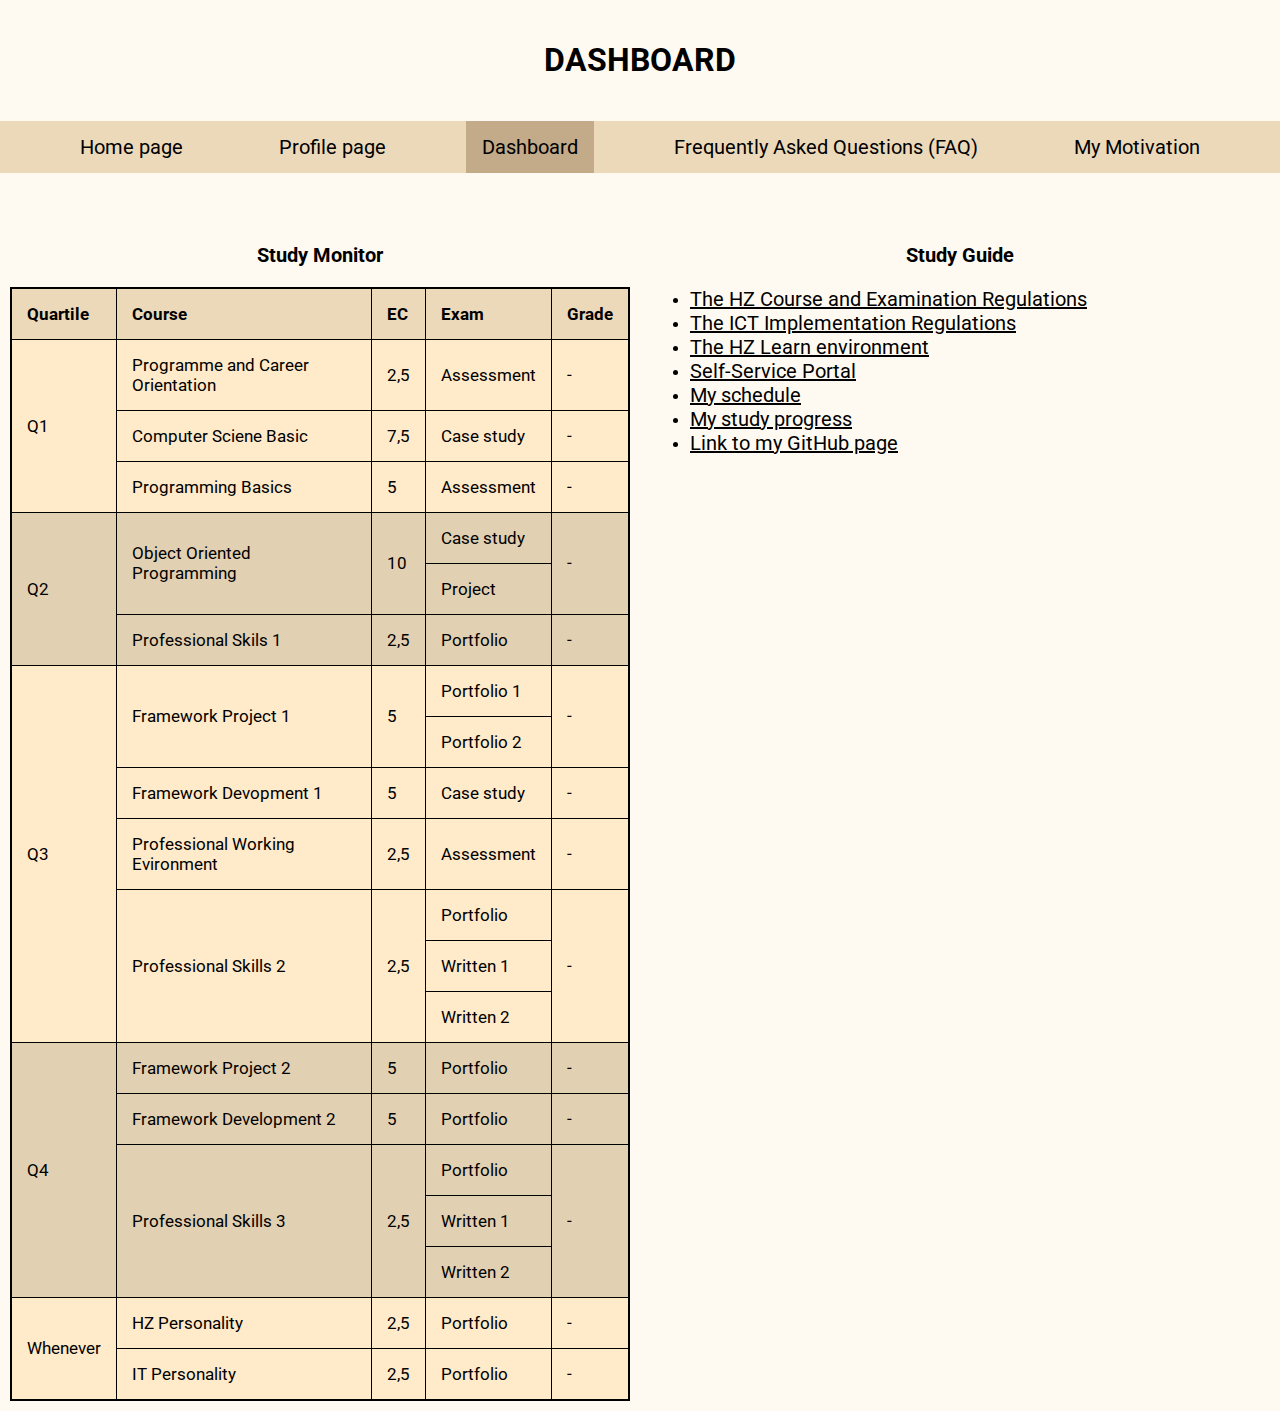
<file: dashboard.html>
<!DOCTYPE html>
    <html>
        <head>
            <title>Dashboard</title>
            <link href="https://fonts.googleapis.com/css2?family=Roboto:wght@500&display=swap" rel="stylesheet">
            <link rel="stylesheet" type="text/css" href="stylesheet.css">
            <link rel="icon" type="image/png" href="images/favicon.png">
            <style>
            .column {
                flex: 50%;
                padding: 10px;
            }
            .row {
                display: flex;
            }
            .link {
                font-size: 20px;
                color: black;
            }
            .link:hover {
                color: lightblue;
            }
             table, th, td {
                border: 1px solid black;
                border-collapse: collapse;
            }
            th, td {
                padding: 15px;
                text-align: left;
            }
            table {
                border-spacing: 5px;
                padding-left: 40px;
                padding-right: 40px;
                font-size: 17px;
                border: 2px solid black;   
            }
            </style>
        </head>
        <body>
            <h1 class="header">Dashboard</h1> 
            <ul class="navbar"> 
                <li><a href="index.html">Home page</a></li>
                <li><a href="profile.html">Profile page</a></li>
                <li><a class="active" href="dashboard.html">Dashboard</a></li>
                <li><a href="faq.html">Frequently Asked Questions (FAQ)</a></li>
                <li><a href="motivation.html">My Motivation</a></li>
            </ul>
            <div class="row">
                <div class="column">
                    <h3 style="text-align: center; font-size: 20px;">Study Monitor</h3>
                    <table style="width:100%;">
                        <tr style="background-color: #ecd9ba;">
                            <th>Quartile</th>
                            <th>Course</th>
                            <th>EC</th>
                            <th>Exam</th>
                            <th>Grade</th>
                        </tr>
                        <tr style="background-color: #ffeac9;">
                            <td rowspan="3">Q1</td>
                            <td>Programme and Career Orientation</td>
                            <td>2,5</td>
                            <td>Assessment</td>
                            <td>-</td>
                        </tr>
                        <tr style="background-color: #ffeac9;">
                            <td>Computer Sciene Basic</td>
                            <td>7,5</td>
                            <td>Case study</td>
                            <td>-</td>
                        </tr>
                        <tr style="background-color: #ffeac9;">
                            <td>Programming Basics</td>
                            <td>5</td>
                            <td>Assessment</td>
                            <td>-</td>
                        </tr>
                        <tr style="background-color: #e2d0b2;">
                            <td rowspan="3">Q2</td>
                            <td rowspan="2">Object Oriented Programming</td>
                            <td rowspan="2">10</td>
                            <td>Case study</td>
                            <td rowspan="2">-</td>
                        </tr>
                        <tr style="background-color: #e2d0b2;">
                            <td>Project</td>
                        </tr>
                        <tr style="background-color: #e2d0b2;">
                            <td>Professional Skils 1</td>
                            <td>2,5</td>
                            <td>Portfolio</td>
                            <td>-</td>
                        </tr> 
                        <tr style="background-color: #ffeac9;">
                            <td rowspan="7">Q3</td>
                            <td rowspan="2">Framework Project 1</td>
                            <td rowspan="2">5</td>
                            <td>Portfolio 1</td>
                            <td rowspan="2">-</td>
                        </tr>
                        <tr style="background-color: #ffeac9;">
                            <td>Portfolio 2</td>
                        </tr>
                        <tr style="background-color: #ffeac9;">
                            <td>Framework Devopment 1</td>
                            <td>5</td>
                            <td>Case study</td>
                            <td>-</td>
                        </tr>
                        <tr style="background-color: #ffeac9;">
                            <td>Professional Working Evironment</td>
                            <td>2,5</td>
                            <td>Assessment</td>
                            <td>-</td>
                        </tr>
                        <tr style="background-color: #ffeac9;">
                            <td rowspan="3">Professional Skills 2</td>
                            <td rowspan="3">2,5</td>
                            <td>Portfolio</td>
                            <td rowspan="3">-</td>
                        </tr>
                        <tr style="background-color: #ffeac9;">
                            <td>Written 1</td>
                        </tr>
                        <tr style="background-color: #ffeac9;">
                            <td>Written 2</td>
                        </tr>
                        <tr style="background-color: #e2d0b2;">
                            <td rowspan="5">Q4</td>
                            <td>Framework Project 2</td>
                            <td>5</td>
                            <td>Portfolio</td>
                            <td>-</td>
                        </tr>
                        <tr style="background-color: #e2d0b2;">
                            <td>Framework Development 2</td>
                            <td>5</td>
                            <td>Portfolio</td>
                            <td>-</td>
                        </tr>
                        <tr style="background-color: #e2d0b2;">
                            <td rowspan="3">Professional Skills 3</td>
                            <td rowspan="3">2,5</td>
                            <td>Portfolio</td>
                            <td rowspan="3">-</td>
                        </tr>
                        <tr style="background-color: #e2d0b2;">
                            <td>Written 1</td>
                        </tr>
                        <tr style="background-color: #e2d0b2;">
                            <td>Written 2</td>
                        </tr>
                        <tr style="background-color: #ffeac9;">
                          <td rowspan="2">Whenever</td>
                          <td>HZ Personality</td>
                          <td>2,5</td>
                          <td>Portfolio</td>
                          <td>-</td>
                        </tr>
                        <tr style="background-color: #ffeac9;">
                            <td>IT Personality</td>
                            <td>2,5</td>
                            <td>Portfolio</td>
                            <td>-</td>
                        </tr>
                    </table>
                </div>
                <div class="column">
                    <h3 style="text-align: center; font-size: 20px;">Study Guide</h3>
                    <ul>
                        <li><a class="link" href="https://hz.nl/uploads/documents/Regelingen/EN/OER-HZ-2019-2020werkdocv2018-05-17DEF_ENGELS-AC-29112019.pdf" target="_blank">The HZ Course and Examination Regulations</a></li>
                        <li><a class="link" href="https://hz.nl/uploads/documents/Regelingen/OERS/2019-2020/2020-2021-ICT-Implementation-Regulations-CER-HZ-DEF1.0.pdf" target="_blank">The ICT Implementation Regulations</a></li>
                        <li><a class="link" href="https://learn.hz.nl/my/" target="_blank">The HZ Learn environment</a></li>
                        <li><a class="link" href="https://topdesk.hz.nl/tas/public/ssp/" target="_blank">Self-Service Portal</a></li>
                        <li><a class="link" href="https://apps.hz.nl/rooster/" target="_blank">My schedule</a></li>
                        <li><a class="link" href="https://apps.hz.nl/angular/studievoortgang/studiestatus" target="_blank">My study progress</a></li>
                        <li><a class="link" href="https://github.com/sgeissler96/sgeissler-repo" target="_blank">Link to my GitHub page</a></li>
                    </ul>
                </div>
            </div>
        </body>
    </html>
</file>
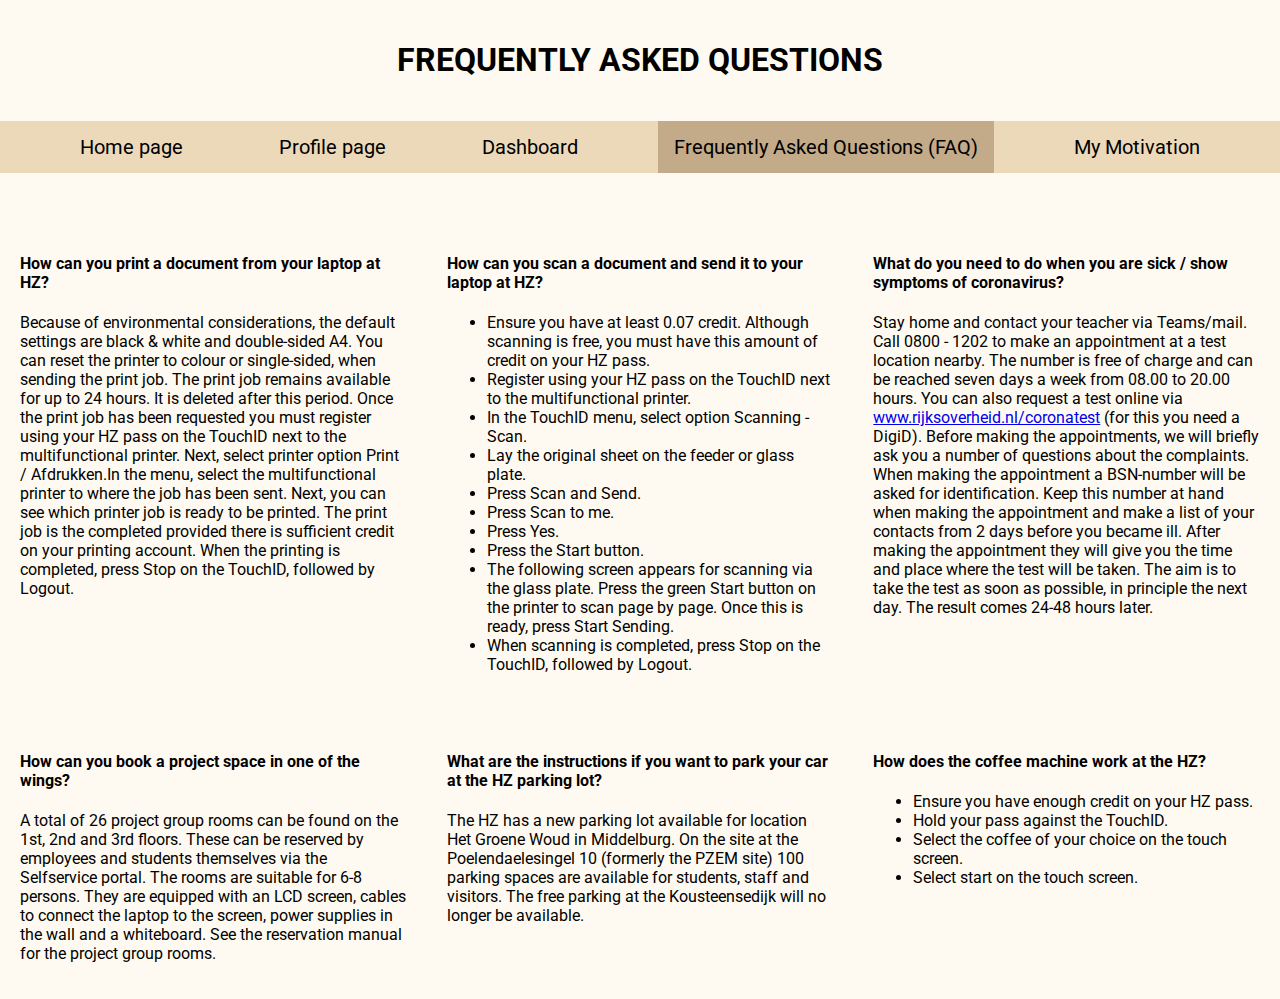
<file: faq.html>
<!DOCTYPE html>
    <html>
        <head>
            <title>FAQ</title>
            <link href="https://fonts.googleapis.com/css2?family=Roboto:wght@500&display=swap" rel="stylesheet">
            <link rel="stylesheet" type="text/css" href="stylesheet.css">
            <link rel="icon" type="image/png" href="images/favicon.png">
            <style>
            * {
                font-family:'Roboto', sans-serif;
            }
            .row {
                display: flex;
            }
            .column {
                flex: 33%;
                padding: 20px;
                overflow: hidden;
                
            }        
            </style>
            </head>
        <body>
            <h1 class="header">Frequently Asked Questions</h1>
            <ul class="navbar"> 
                <li><a href="index.html">Home page</a></li>
                <li><a href="profile.html">Profile page</a></li>
                <li><a href="dashboard.html">Dashboard</a></li>
                <li><a class="active" href="faq.html">Frequently Asked Questions (FAQ)</a></li>
                <li><a href="motivation.html">My Motivation</a></li>
            </ul> 
            <div class="row">
                <div class="column">
                    <h4>How can you print a document from your laptop at HZ?</h4>
                    <p>Because of environmental considerations, the default settings are black & white and double-sided A4. You can reset the printer to colour or single-sided, when sending the print job. The print job remains available for up to 24 hours. It is deleted after this period.
                        Once the print job has been requested you must register using your HZ pass on the TouchID next to the multifunctional printer.  Next, select printer option Print / Afdrukken.In the menu, select the multifunctional printer to where the job has been sent.  Next, you can see which printer job is ready to be printed. The print job is the completed provided there is sufficient credit on your printing account. When the printing is completed, press Stop on the TouchID, followed by Logout.</p>
                </div>
                <div class="column">
                    <h4>How can you scan a document and send it to your laptop at HZ?</h4>
                    <ul>
                        <li>Ensure you have at least 0.07 credit. Although scanning is free, you must have this amount of credit on your HZ pass.</li>
                        <li>Register using your HZ pass on the TouchID next to the multifunctional printer.</li>
                        <li>In the TouchID menu, select option Scanning - Scan.</li>
                        <li>Lay the original sheet on the feeder or glass plate.</li>
                        <li>Press Scan and Send.</li>
                        <li>Press Scan to me.</li>
                        <li>Press Yes.</li>
                        <li>Press the Start button.</li>
                        <li>The following screen appears for scanning via the glass plate. Press the green Start button on the printer to scan page by page. Once this is ready, press Start Sending.</li>
                        <li>When scanning is completed, press Stop on the TouchID, followed by Logout.</li>
                    </ul>
                </div>
                <div class="column">
                    <h4>What do you need to do when you are sick / show symptoms of coronavirus?</h4>
                    <p>Stay home and contact your teacher via Teams/mail. <br> Call 0800 - 1202 to make an appointment at a test location nearby. The number is free of charge and can be reached seven days a week from 08.00 to 20.00 hours. You can also request a test online via <a href="www.rijksoverheid.nl/coronatest">www.rijksoverheid.nl/coronatest</a> (for this you need a DigiD). Before making the appointments, we will briefly ask you a number of questions about the complaints. When making the appointment a BSN-number will be asked for identification. Keep this number at hand when making the appointment and make a list of your contacts from 2 days before you became ill. After making the appointment they will give you the time and place where the test will be taken. The aim is to take the test as soon as possible, in principle the next day. The result comes 24-48 hours later.</p>
                </div>
            </div>
            <div class="row">
                <div class="column">
                    <h4>How can you book a project space in one of the wings?</h4>
                    <p>A total of 26 project group rooms can be found on the 1st, 2nd and 3rd floors. These can be reserved by employees and students themselves via the Selfservice portal. The rooms are suitable for 6-8 persons. They are equipped with an LCD screen, cables to connect the laptop to the screen, power supplies in the wall and a whiteboard. See the reservation manual for the project group rooms. </p>
                </div>
                <div class="column">
                    <h4>What are the instructions if you want to park your car at the HZ parking lot?</h4>
                    <p>The HZ has a new parking lot available for location Het Groene Woud in Middelburg. On the site at the Poelendaelesingel 10 (formerly the PZEM site) 100 parking spaces are available for students, staff and visitors. The free parking at the Kousteensedijk will no longer be available.</p>
                </div>
                <div class="column">
                    <h4>How does the coffee machine work at the HZ?</h4>
                    <ul>
                        <li>Ensure you have enough credit on your HZ pass.</li>
                        <li>Hold your pass against the TouchID.</li>
                        <li>Select the coffee of your choice on the touch screen.</li>
                        <li>Select start on the touch screen.</li>
                    </ul>
                </div>
            </div>

        </body>
    </html>
</file>
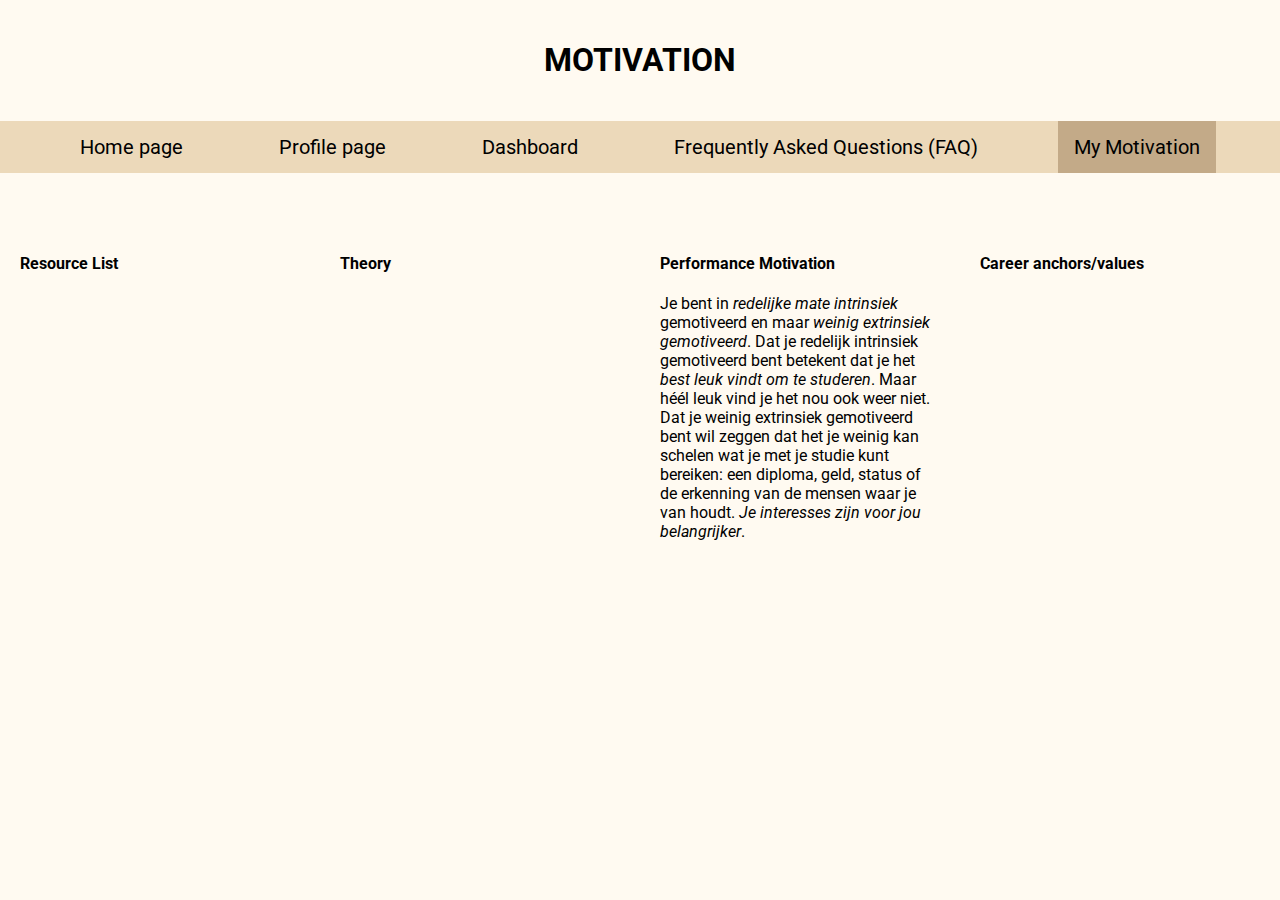
<file: motivation.html>
<!DOCTYPE html>
<html lang="en">
<head>
    <meta charset="UTF-8">
    <meta name="viewport" content="width=device-width, initial-scale=1.0">
    <title>Motivation</title>
    <link href="https://fonts.googleapis.com/css2?family=Roboto:wght@500&display=swap" rel="stylesheet">
    <link rel="stylesheet" type="text/css" href="stylesheet.css">
    <link rel="icon" type="image/png" href="images/favicon.png">
    <style>
        .row {
            display: flex;
        }
        .column {
            flex: 25%;    
            padding: 20px;
            overflow: hidden;
        }
    </style>
</head>
<body>
    <h1 class="header">Motivation</h1>
    <ul class="navbar"> 
        <li><a href="index.html">Home page</a></li>
        <li><a href="profile.html">Profile page</a></li>
        <li><a href="dashboard.html">Dashboard</a></li>
        <li><a href="faq.html">Frequently Asked Questions (FAQ)</a></li>
        <li><a class="active" href="motivation.html">My Motivation</a></li>
    </ul>
    <div class="row">
        <div class="column">
           <h4>Resource List</h4> 
        </div>
        <div class="column">
            <h4>Theory</h4>
        </div>
        <div class="column">
            <h4>Performance Motivation</h4>
            <p>Je bent in <i>redelijke mate intrinsiek</i> gemotiveerd en maar <i>weinig extrinsiek gemotiveerd</i>. 
                Dat je redelijk intrinsiek gemotiveerd bent betekent dat je het <i>best leuk vindt om te studeren</i>. 
                Maar héél leuk vind je het nou ook weer niet. 
                Dat je weinig extrinsiek gemotiveerd bent wil zeggen dat het je weinig kan schelen wat je met je studie kunt bereiken: 
                een diploma, geld, status of de erkenning van de mensen waar je van houdt. <i>Je interesses zijn voor jou belangrijker</i>.</p>
        </div>
        <div class="column">
            <h4>Career anchors/values</h4>
            
        </div>
    </div>     
</body>
</html>
</file>
<file: stylesheet.css>
body {
    background-color: #fffaf1;
    overflow-y: overlay;
    margin: 0;
    padding: 0;
}

* {
    box-sizing: border-box;
}

.header {
    padding: 20px;
    text-align: center;
    text-transform: uppercase;
}

.navbar {
    overflow: hidden;
    background-color: #ecd9ba;
    text-align: center;
    list-style-type: none;
    margin-bottom: 40px;
    padding: 0;
    display: flex;
    flex-direction: row;
    justify-content: space-evenly;
}

.navbar a {
    display: block;
    color: black;
    font-size: 20px;
    padding: 14px 16px;
    text-decoration: none;
}

.navbar a:hover {
    background-color: #dec19b;
    color: black;
}

.active {
    background-color: #c3aa88;
}

* {
    font-family:'Roboto', sans-serif;
}
</file>
